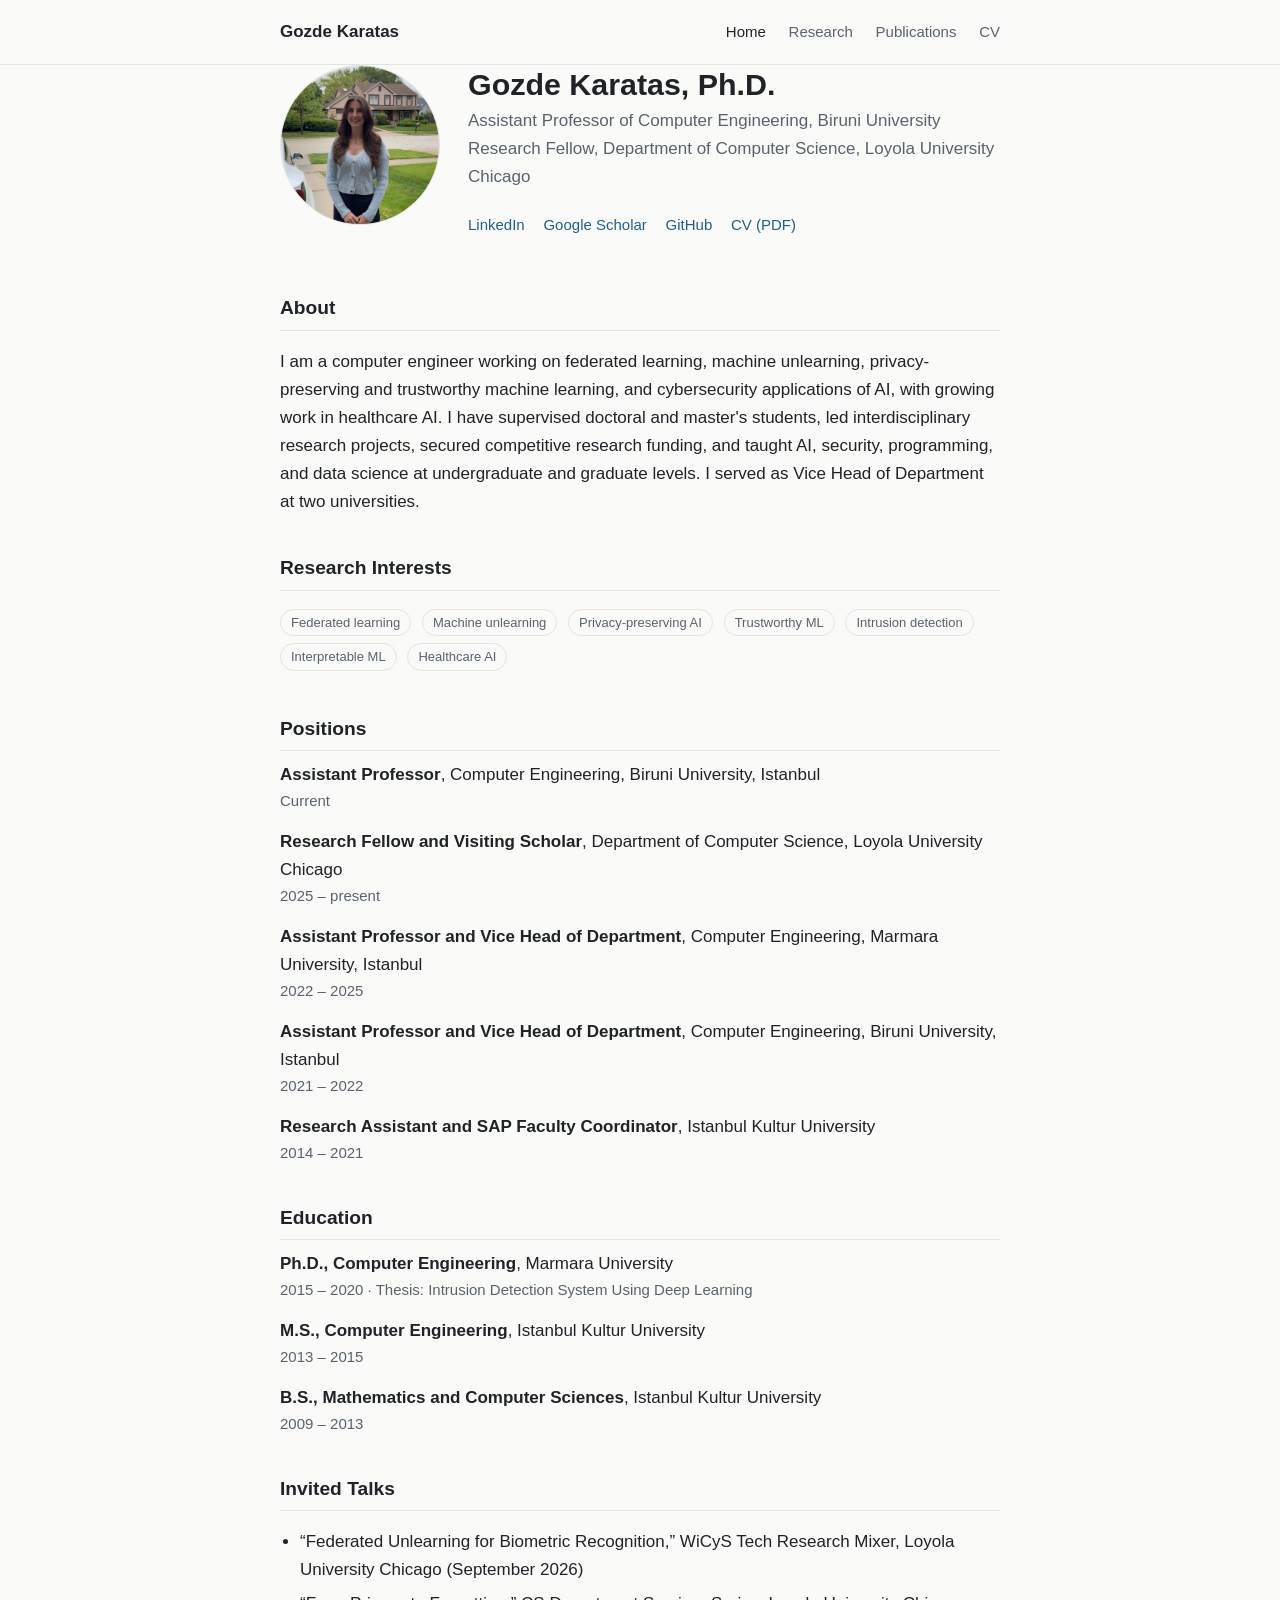
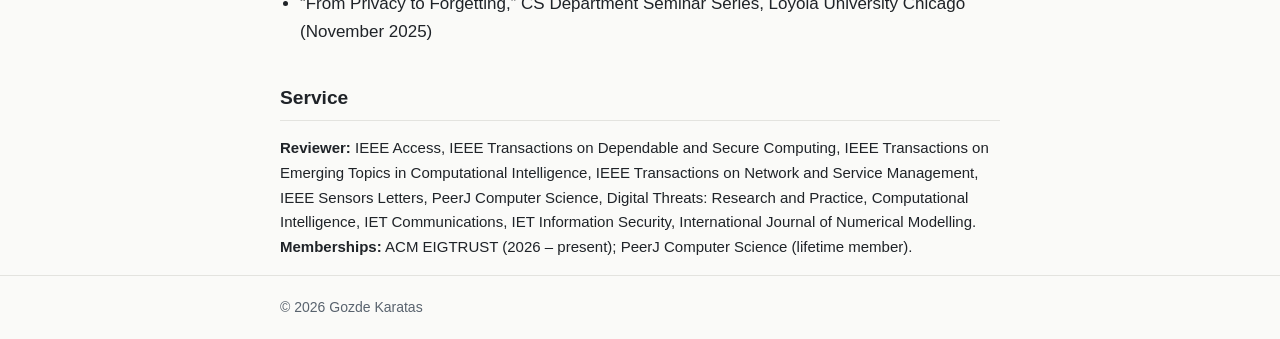
<file: index.html>
<!DOCTYPE html>
<html lang="en">
<head>
  <meta charset="utf-8">
  <meta name="viewport" content="width=device-width, initial-scale=1">
  <title>Gozde Karatas</title>
  <meta name="description" content="Assistant Professor and Research Fellow working on federated learning, machine unlearning, privacy-preserving AI, and cybersecurity applications of machine learning.">
  <link rel="stylesheet" href="style.css">
</head>
<body>
  <header class="site">
    <div class="wrap">
      <a class="brand" href="index.html">Gozde Karatas</a>
      <nav>
        <a class="active" href="index.html">Home</a>
        <a href="research.html">Research</a>
        <a href="publications.html">Publications</a>
        <a href="cv.pdf">CV</a>
      </nav>
    </div>
  </header>

  <main class="wrap">
    <div class="intro">
      <img src="photo.jpg" alt="Portrait of Gozde Karatas">
      <div>
        <h1>Gozde Karatas, Ph.D.</h1>
        <p class="tagline">Assistant Professor of Computer Engineering, Biruni University<br>
          Research Fellow, Department of Computer Science, Loyola University Chicago</p>
        <p class="links">
          <a href="https://www.linkedin.com/in/gzdkaratas/">LinkedIn</a>
          <a href="https://scholar.google.com/citations?hl=en&amp;user=hC1RXHAAAAAJ&amp;view_op=list_works">Google Scholar</a>
          <a href="https://github.com/gzdkaratas">GitHub</a>
          <a href="cv.pdf">CV (PDF)</a>
        </p>
      </div>
    </div>

    <h2>About</h2>
    <p>
      I am a computer engineer working on federated learning, machine unlearning,
      privacy-preserving and trustworthy machine learning, and cybersecurity applications
      of AI, with growing work in healthcare AI. I have supervised doctoral and master's
      students, led interdisciplinary research projects, secured competitive research
      funding, and taught AI, security, programming, and data science at undergraduate
      and graduate levels. I served as Vice Head of Department at two universities.
    </p>

    <h2>Research Interests</h2>
    <p>
      <span class="tag">Federated learning</span>
      <span class="tag">Machine unlearning</span>
      <span class="tag">Privacy-preserving AI</span>
      <span class="tag">Trustworthy ML</span>
      <span class="tag">Intrusion detection</span>
      <span class="tag">Interpretable ML</span>
      <span class="tag">Healthcare AI</span>
    </p>

    <h2>Positions</h2>
    <div class="entry">
      <strong>Assistant Professor</strong>, Computer Engineering, Biruni University, Istanbul
      <div class="when">Current</div>
    </div>
    <div class="entry">
      <strong>Research Fellow and Visiting Scholar</strong>, Department of Computer Science, Loyola University Chicago
      <div class="when">2025 &ndash; present</div>
    </div>
    <div class="entry">
      <strong>Assistant Professor and Vice Head of Department</strong>, Computer Engineering, Marmara University, Istanbul
      <div class="when">2022 &ndash; 2025</div>
    </div>
    <div class="entry">
      <strong>Assistant Professor and Vice Head of Department</strong>, Computer Engineering, Biruni University, Istanbul
      <div class="when">2021 &ndash; 2022</div>
    </div>
    <div class="entry">
      <strong>Research Assistant and SAP Faculty Coordinator</strong>, Istanbul Kultur University
      <div class="when">2014 &ndash; 2021</div>
    </div>

    <h2>Education</h2>
    <div class="entry">
      <strong>Ph.D., Computer Engineering</strong>, Marmara University
      <div class="when">2015 &ndash; 2020 &middot; Thesis: Intrusion Detection System Using Deep Learning</div>
    </div>
    <div class="entry">
      <strong>M.S., Computer Engineering</strong>, Istanbul Kultur University
      <div class="when">2013 &ndash; 2015</div>
    </div>
    <div class="entry">
      <strong>B.S., Mathematics and Computer Sciences</strong>, Istanbul Kultur University
      <div class="when">2009 &ndash; 2013</div>
    </div>

    <h2>Invited Talks</h2>
    <ul>
      <li>&ldquo;Federated Unlearning for Biometric Recognition,&rdquo; WiCyS Tech Research Mixer, Loyola University Chicago (September 2026)</li>
      <li>&ldquo;From Privacy to Forgetting,&rdquo; CS Department Seminar Series, Loyola University Chicago (November 2025)</li>
    </ul>

    <h2>Service</h2>
    <p class="small">
      <strong>Reviewer:</strong> IEEE Access, IEEE Transactions on Dependable and Secure Computing,
      IEEE Transactions on Emerging Topics in Computational Intelligence,
      IEEE Transactions on Network and Service Management, IEEE Sensors Letters,
      PeerJ Computer Science, Digital Threats: Research and Practice, Computational Intelligence,
      IET Communications, IET Information Security, International Journal of Numerical Modelling.<br>
      <strong>Memberships:</strong> ACM EIGTRUST (2026 &ndash; present); PeerJ Computer Science (lifetime member).
    </p>
  </main>

  <footer>
    <div class="wrap">&copy; 2026 Gozde Karatas</div>
  </footer>
</body>
</html>
</file>
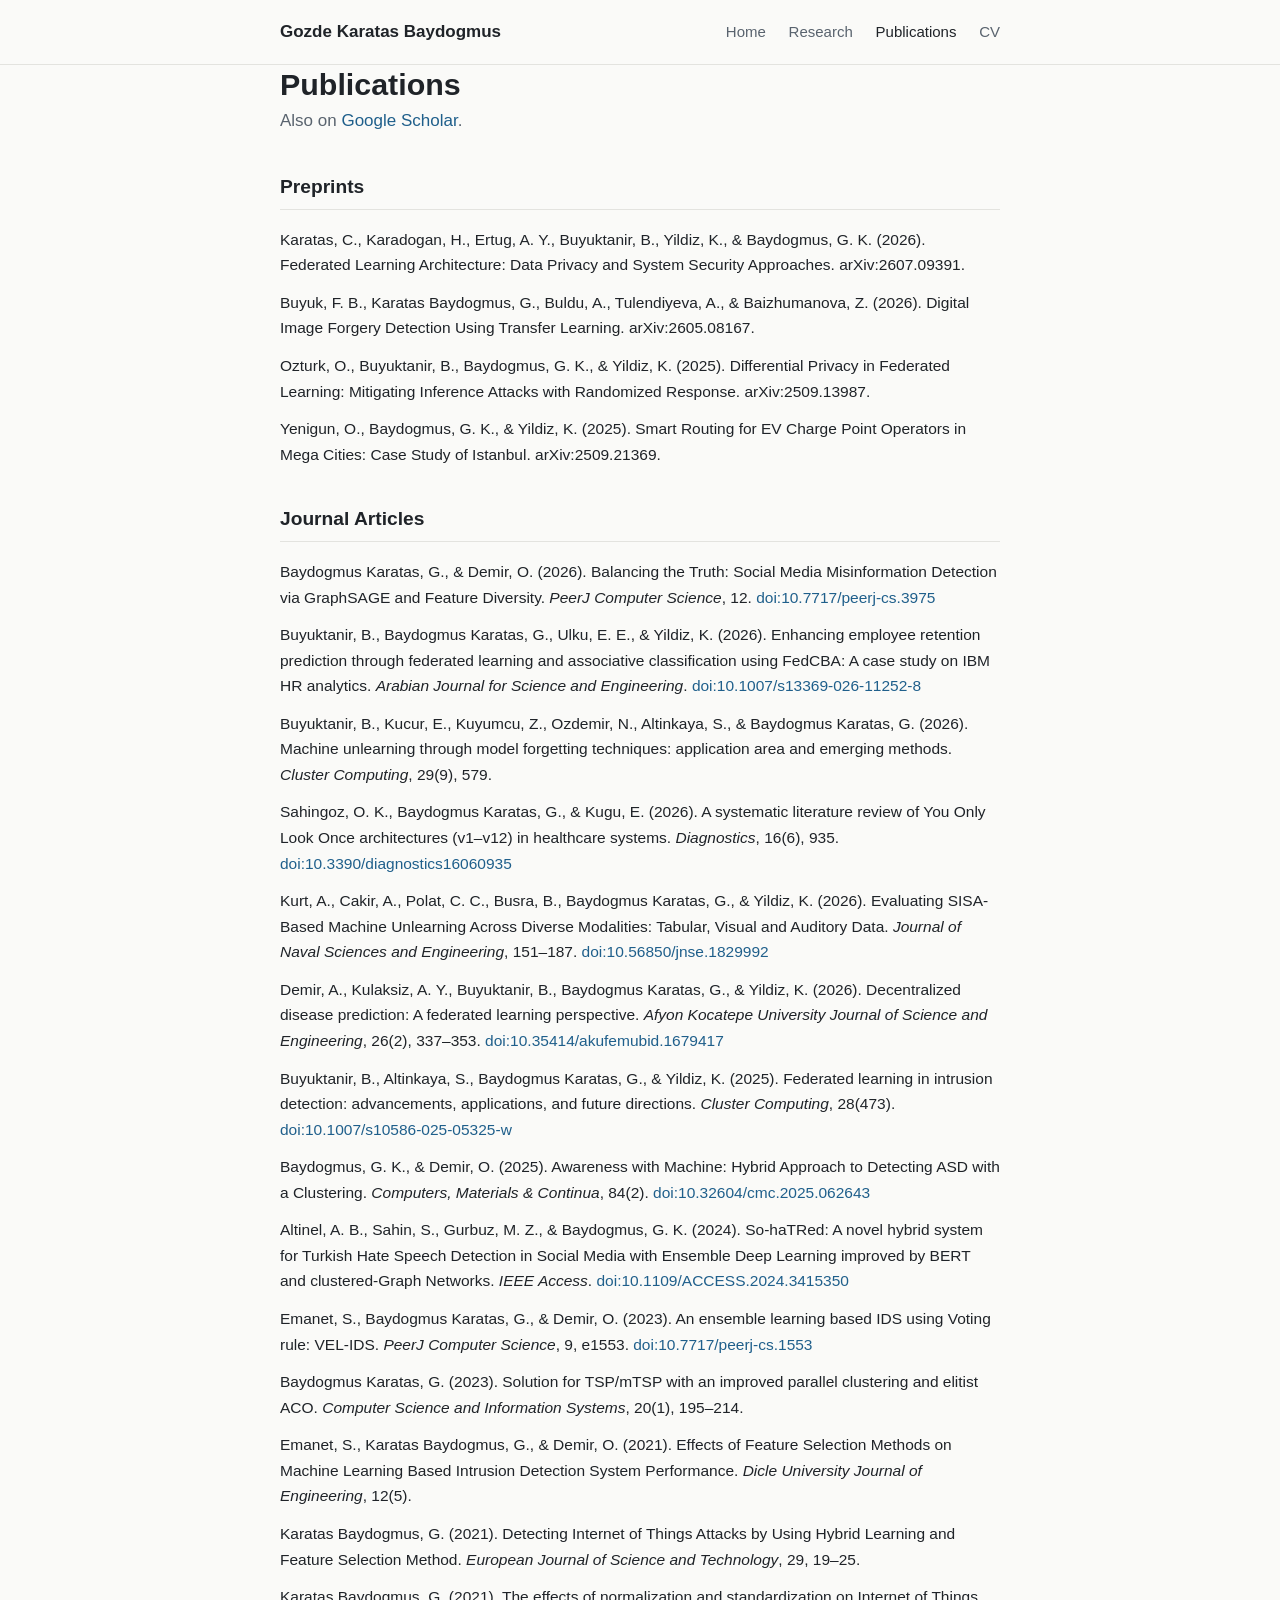
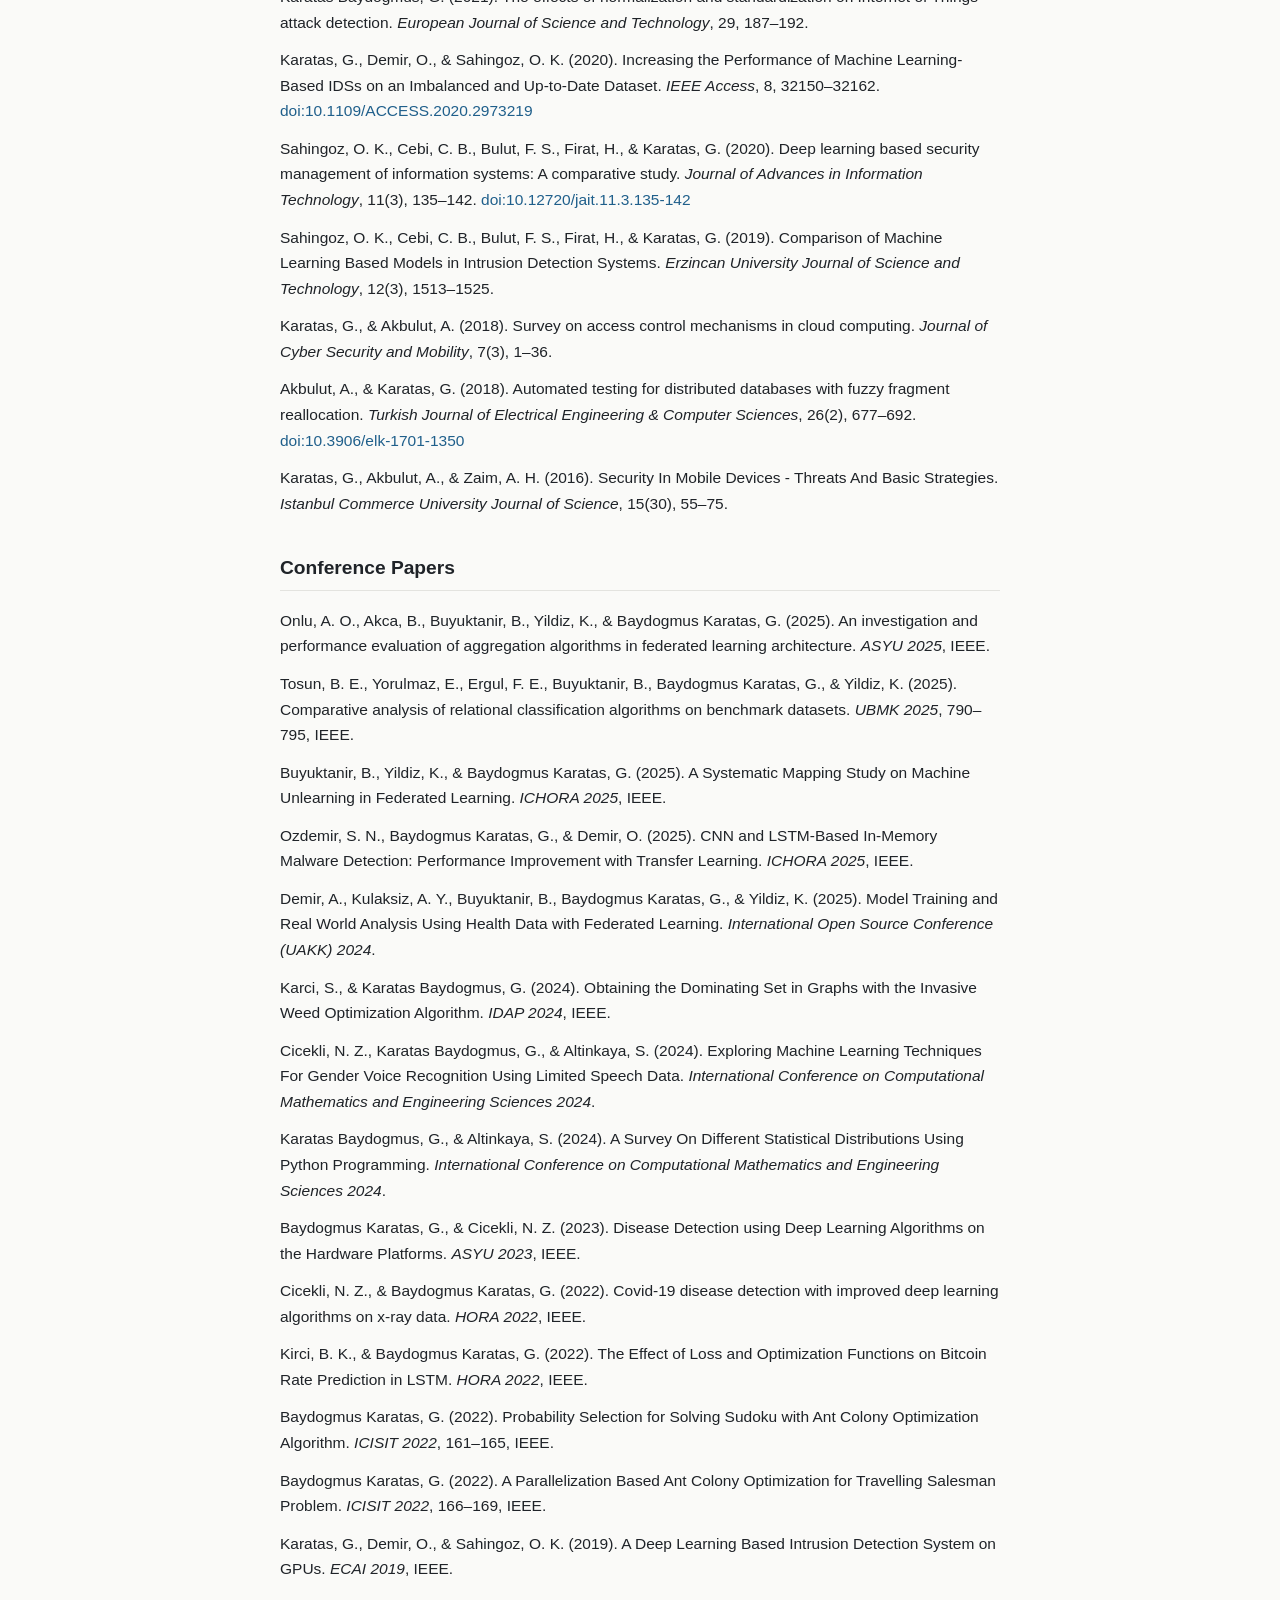
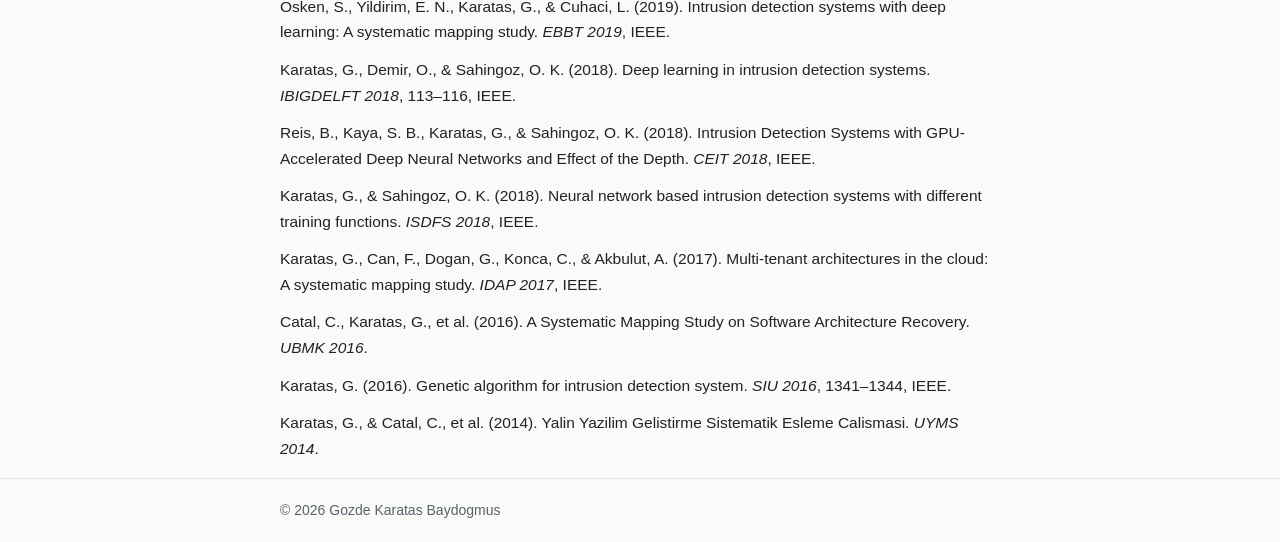
<file: publications.html>
<!DOCTYPE html>
<html lang="en">
<head>
  <meta charset="utf-8">
  <meta name="viewport" content="width=device-width, initial-scale=1">
  <title>Publications | Gozde Karatas Baydogmus</title>
  <link rel="stylesheet" href="style.css">
</head>
<body>
  <header class="site">
    <div class="wrap">
      <a class="brand" href="index.html">Gozde Karatas Baydogmus</a>
      <nav>
        <a href="index.html">Home</a>
        <a href="research.html">Research</a>
        <a class="active" href="publications.html">Publications</a>
        <a href="cv.pdf">CV</a>
      </nav>
    </div>
  </header>

  <main class="wrap">
    <h1>Publications</h1>
    <p class="tagline">Also on <a href="https://scholar.google.com/citations?hl=en&amp;user=hC1RXHAAAAAJ&amp;view_op=list_works">Google Scholar</a>.</p>

    <h2>Preprints</h2>
    <ul class="pubs">
      <li>Karatas, C., Karadogan, H., Ertug, A. Y., Buyuktanir, B., Yildiz, K., &amp; Baydogmus, G. K. (2026). Federated Learning Architecture: Data Privacy and System Security Approaches. arXiv:2607.09391.</li>
      <li>Buyuk, F. B., Karatas Baydogmus, G., Buldu, A., Tulendiyeva, A., &amp; Baizhumanova, Z. (2026). Digital Image Forgery Detection Using Transfer Learning. arXiv:2605.08167.</li>
      <li>Ozturk, O., Buyuktanir, B., Baydogmus, G. K., &amp; Yildiz, K. (2025). Differential Privacy in Federated Learning: Mitigating Inference Attacks with Randomized Response. arXiv:2509.13987.</li>
      <li>Yenigun, O., Baydogmus, G. K., &amp; Yildiz, K. (2025). Smart Routing for EV Charge Point Operators in Mega Cities: Case Study of Istanbul. arXiv:2509.21369.</li>
    </ul>

    <h2>Journal Articles</h2>
    <ul class="pubs">
      <li>Baydogmus Karatas, G., &amp; Demir, O. (2026). Balancing the Truth: Social Media Misinformation Detection via GraphSAGE and Feature Diversity. <em>PeerJ Computer Science</em>, 12. <a href="https://doi.org/10.7717/peerj-cs.3975">doi:10.7717/peerj-cs.3975</a></li>
      <li>Buyuktanir, B., Baydogmus Karatas, G., Ulku, E. E., &amp; Yildiz, K. (2026). Enhancing employee retention prediction through federated learning and associative classification using FedCBA: A case study on IBM HR analytics. <em>Arabian Journal for Science and Engineering</em>. <a href="https://doi.org/10.1007/s13369-026-11252-8">doi:10.1007/s13369-026-11252-8</a></li>
      <li>Buyuktanir, B., Kucur, E., Kuyumcu, Z., Ozdemir, N., Altinkaya, S., &amp; Baydogmus Karatas, G. (2026). Machine unlearning through model forgetting techniques: application area and emerging methods. <em>Cluster Computing</em>, 29(9), 579.</li>
      <li>Sahingoz, O. K., Baydogmus Karatas, G., &amp; Kugu, E. (2026). A systematic literature review of You Only Look Once architectures (v1&ndash;v12) in healthcare systems. <em>Diagnostics</em>, 16(6), 935. <a href="https://doi.org/10.3390/diagnostics16060935">doi:10.3390/diagnostics16060935</a></li>
      <li>Kurt, A., Cakir, A., Polat, C. C., Busra, B., Baydogmus Karatas, G., &amp; Yildiz, K. (2026). Evaluating SISA-Based Machine Unlearning Across Diverse Modalities: Tabular, Visual and Auditory Data. <em>Journal of Naval Sciences and Engineering</em>, 151&ndash;187. <a href="https://doi.org/10.56850/jnse.1829992">doi:10.56850/jnse.1829992</a></li>
      <li>Demir, A., Kulaksiz, A. Y., Buyuktanir, B., Baydogmus Karatas, G., &amp; Yildiz, K. (2026). Decentralized disease prediction: A federated learning perspective. <em>Afyon Kocatepe University Journal of Science and Engineering</em>, 26(2), 337&ndash;353. <a href="https://doi.org/10.35414/akufemubid.1679417">doi:10.35414/akufemubid.1679417</a></li>
      <li>Buyuktanir, B., Altinkaya, S., Baydogmus Karatas, G., &amp; Yildiz, K. (2025). Federated learning in intrusion detection: advancements, applications, and future directions. <em>Cluster Computing</em>, 28(473). <a href="https://doi.org/10.1007/s10586-025-05325-w">doi:10.1007/s10586-025-05325-w</a></li>
      <li>Baydogmus, G. K., &amp; Demir, O. (2025). Awareness with Machine: Hybrid Approach to Detecting ASD with a Clustering. <em>Computers, Materials &amp; Continua</em>, 84(2). <a href="https://doi.org/10.32604/cmc.2025.062643">doi:10.32604/cmc.2025.062643</a></li>
      <li>Altinel, A. B., Sahin, S., Gurbuz, M. Z., &amp; Baydogmus, G. K. (2024). So-haTRed: A novel hybrid system for Turkish Hate Speech Detection in Social Media with Ensemble Deep Learning improved by BERT and clustered-Graph Networks. <em>IEEE Access</em>. <a href="https://doi.org/10.1109/ACCESS.2024.3415350">doi:10.1109/ACCESS.2024.3415350</a></li>
      <li>Emanet, S., Baydogmus Karatas, G., &amp; Demir, O. (2023). An ensemble learning based IDS using Voting rule: VEL-IDS. <em>PeerJ Computer Science</em>, 9, e1553. <a href="https://doi.org/10.7717/peerj-cs.1553">doi:10.7717/peerj-cs.1553</a></li>
      <li>Baydogmus Karatas, G. (2023). Solution for TSP/mTSP with an improved parallel clustering and elitist ACO. <em>Computer Science and Information Systems</em>, 20(1), 195&ndash;214.</li>
      <li>Emanet, S., Karatas Baydogmus, G., &amp; Demir, O. (2021). Effects of Feature Selection Methods on Machine Learning Based Intrusion Detection System Performance. <em>Dicle University Journal of Engineering</em>, 12(5).</li>
      <li>Karatas Baydogmus, G. (2021). Detecting Internet of Things Attacks by Using Hybrid Learning and Feature Selection Method. <em>European Journal of Science and Technology</em>, 29, 19&ndash;25.</li>
      <li>Karatas Baydogmus, G. (2021). The effects of normalization and standardization on Internet of Things attack detection. <em>European Journal of Science and Technology</em>, 29, 187&ndash;192.</li>
      <li>Karatas, G., Demir, O., &amp; Sahingoz, O. K. (2020). Increasing the Performance of Machine Learning-Based IDSs on an Imbalanced and Up-to-Date Dataset. <em>IEEE Access</em>, 8, 32150&ndash;32162. <a href="https://doi.org/10.1109/ACCESS.2020.2973219">doi:10.1109/ACCESS.2020.2973219</a></li>
      <li>Sahingoz, O. K., Cebi, C. B., Bulut, F. S., Firat, H., &amp; Karatas, G. (2020). Deep learning based security management of information systems: A comparative study. <em>Journal of Advances in Information Technology</em>, 11(3), 135&ndash;142. <a href="https://doi.org/10.12720/jait.11.3.135-142">doi:10.12720/jait.11.3.135-142</a></li>
      <li>Sahingoz, O. K., Cebi, C. B., Bulut, F. S., Firat, H., &amp; Karatas, G. (2019). Comparison of Machine Learning Based Models in Intrusion Detection Systems. <em>Erzincan University Journal of Science and Technology</em>, 12(3), 1513&ndash;1525.</li>
      <li>Karatas, G., &amp; Akbulut, A. (2018). Survey on access control mechanisms in cloud computing. <em>Journal of Cyber Security and Mobility</em>, 7(3), 1&ndash;36.</li>
      <li>Akbulut, A., &amp; Karatas, G. (2018). Automated testing for distributed databases with fuzzy fragment reallocation. <em>Turkish Journal of Electrical Engineering &amp; Computer Sciences</em>, 26(2), 677&ndash;692. <a href="https://doi.org/10.3906/elk-1701-1350">doi:10.3906/elk-1701-1350</a></li>
      <li>Karatas, G., Akbulut, A., &amp; Zaim, A. H. (2016). Security In Mobile Devices - Threats And Basic Strategies. <em>Istanbul Commerce University Journal of Science</em>, 15(30), 55&ndash;75.</li>
    </ul>

    <h2>Conference Papers</h2>
    <ul class="pubs">
      <li>Onlu, A. O., Akca, B., Buyuktanir, B., Yildiz, K., &amp; Baydogmus Karatas, G. (2025). An investigation and performance evaluation of aggregation algorithms in federated learning architecture. <em>ASYU 2025</em>, IEEE.</li>
      <li>Tosun, B. E., Yorulmaz, E., Ergul, F. E., Buyuktanir, B., Baydogmus Karatas, G., &amp; Yildiz, K. (2025). Comparative analysis of relational classification algorithms on benchmark datasets. <em>UBMK 2025</em>, 790&ndash;795, IEEE.</li>
      <li>Buyuktanir, B., Yildiz, K., &amp; Baydogmus Karatas, G. (2025). A Systematic Mapping Study on Machine Unlearning in Federated Learning. <em>ICHORA 2025</em>, IEEE.</li>
      <li>Ozdemir, S. N., Baydogmus Karatas, G., &amp; Demir, O. (2025). CNN and LSTM-Based In-Memory Malware Detection: Performance Improvement with Transfer Learning. <em>ICHORA 2025</em>, IEEE.</li>
      <li>Demir, A., Kulaksiz, A. Y., Buyuktanir, B., Baydogmus Karatas, G., &amp; Yildiz, K. (2025). Model Training and Real World Analysis Using Health Data with Federated Learning. <em>International Open Source Conference (UAKK) 2024</em>.</li>
      <li>Karci, S., &amp; Karatas Baydogmus, G. (2024). Obtaining the Dominating Set in Graphs with the Invasive Weed Optimization Algorithm. <em>IDAP 2024</em>, IEEE.</li>
      <li>Cicekli, N. Z., Karatas Baydogmus, G., &amp; Altinkaya, S. (2024). Exploring Machine Learning Techniques For Gender Voice Recognition Using Limited Speech Data. <em>International Conference on Computational Mathematics and Engineering Sciences 2024</em>.</li>
      <li>Karatas Baydogmus, G., &amp; Altinkaya, S. (2024). A Survey On Different Statistical Distributions Using Python Programming. <em>International Conference on Computational Mathematics and Engineering Sciences 2024</em>.</li>
      <li>Baydogmus Karatas, G., &amp; Cicekli, N. Z. (2023). Disease Detection using Deep Learning Algorithms on the Hardware Platforms. <em>ASYU 2023</em>, IEEE.</li>
      <li>Cicekli, N. Z., &amp; Baydogmus Karatas, G. (2022). Covid-19 disease detection with improved deep learning algorithms on x-ray data. <em>HORA 2022</em>, IEEE.</li>
      <li>Kirci, B. K., &amp; Baydogmus Karatas, G. (2022). The Effect of Loss and Optimization Functions on Bitcoin Rate Prediction in LSTM. <em>HORA 2022</em>, IEEE.</li>
      <li>Baydogmus Karatas, G. (2022). Probability Selection for Solving Sudoku with Ant Colony Optimization Algorithm. <em>ICISIT 2022</em>, 161&ndash;165, IEEE.</li>
      <li>Baydogmus Karatas, G. (2022). A Parallelization Based Ant Colony Optimization for Travelling Salesman Problem. <em>ICISIT 2022</em>, 166&ndash;169, IEEE.</li>
      <li>Karatas, G., Demir, O., &amp; Sahingoz, O. K. (2019). A Deep Learning Based Intrusion Detection System on GPUs. <em>ECAI 2019</em>, IEEE.</li>
      <li>Osken, S., Yildirim, E. N., Karatas, G., &amp; Cuhaci, L. (2019). Intrusion detection systems with deep learning: A systematic mapping study. <em>EBBT 2019</em>, IEEE.</li>
      <li>Karatas, G., Demir, O., &amp; Sahingoz, O. K. (2018). Deep learning in intrusion detection systems. <em>IBIGDELFT 2018</em>, 113&ndash;116, IEEE.</li>
      <li>Reis, B., Kaya, S. B., Karatas, G., &amp; Sahingoz, O. K. (2018). Intrusion Detection Systems with GPU-Accelerated Deep Neural Networks and Effect of the Depth. <em>CEIT 2018</em>, IEEE.</li>
      <li>Karatas, G., &amp; Sahingoz, O. K. (2018). Neural network based intrusion detection systems with different training functions. <em>ISDFS 2018</em>, IEEE.</li>
      <li>Karatas, G., Can, F., Dogan, G., Konca, C., &amp; Akbulut, A. (2017). Multi-tenant architectures in the cloud: A systematic mapping study. <em>IDAP 2017</em>, IEEE.</li>
      <li>Catal, C., Karatas, G., et al. (2016). A Systematic Mapping Study on Software Architecture Recovery. <em>UBMK 2016</em>.</li>
      <li>Karatas, G. (2016). Genetic algorithm for intrusion detection system. <em>SIU 2016</em>, 1341&ndash;1344, IEEE.</li>
      <li>Karatas, G., &amp; Catal, C., et al. (2014). Yalin Yazilim Gelistirme Sistematik Esleme Calismasi. <em>UYMS 2014</em>.</li>
    </ul>
  </main>

  <footer>
    <div class="wrap">&copy; 2026 Gozde Karatas Baydogmus</div>
  </footer>
</body>
</html>
</file>
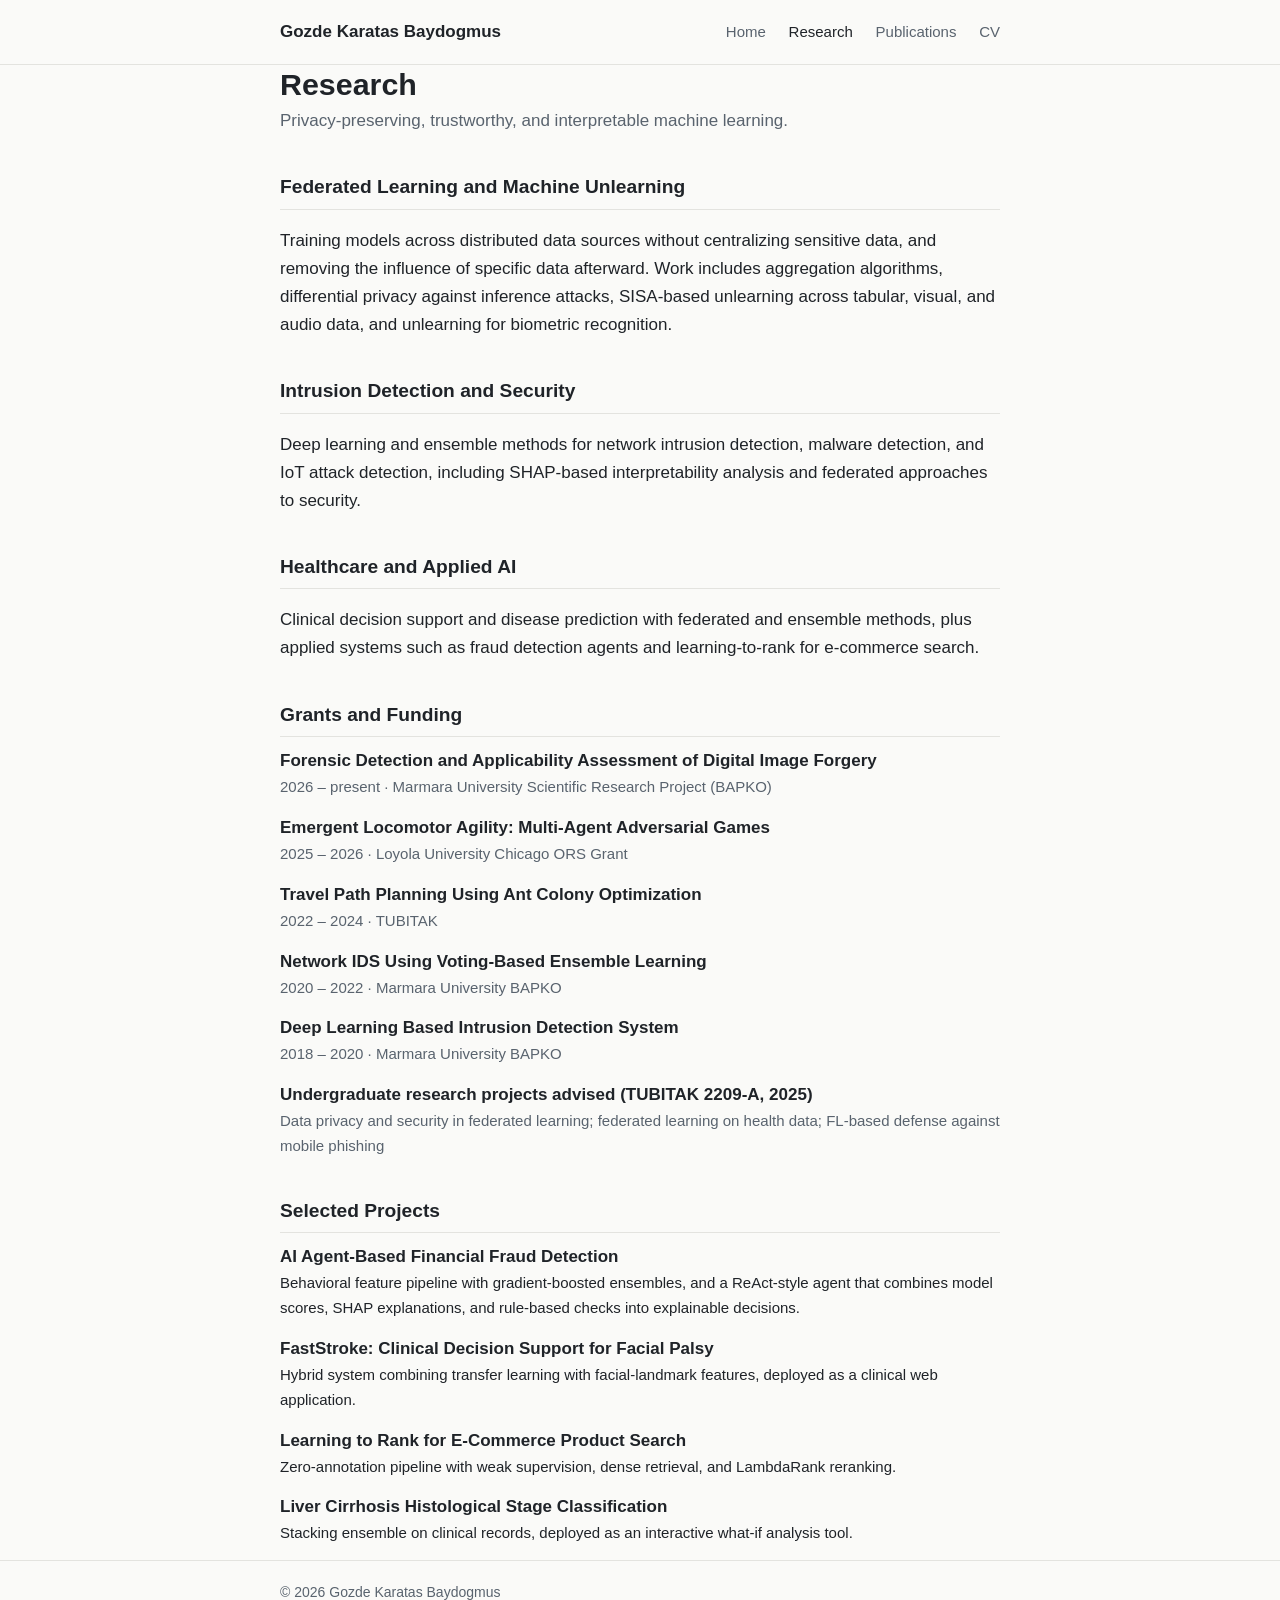
<file: research.html>
<!DOCTYPE html>
<html lang="en">
<head>
  <meta charset="utf-8">
  <meta name="viewport" content="width=device-width, initial-scale=1">
  <title>Research | Gozde Karatas Baydogmus</title>
  <link rel="stylesheet" href="style.css">
</head>
<body>
  <header class="site">
    <div class="wrap">
      <a class="brand" href="index.html">Gozde Karatas Baydogmus</a>
      <nav>
        <a href="index.html">Home</a>
        <a class="active" href="research.html">Research</a>
        <a href="publications.html">Publications</a>
        <a href="cv.pdf">CV</a>
      </nav>
    </div>
  </header>

  <main class="wrap">
    <h1>Research</h1>
    <p class="tagline">Privacy-preserving, trustworthy, and interpretable machine learning.</p>

    <h2>Federated Learning and Machine Unlearning</h2>
    <p>
      Training models across distributed data sources without centralizing sensitive data,
      and removing the influence of specific data afterward. Work includes aggregation
      algorithms, differential privacy against inference attacks, SISA-based unlearning
      across tabular, visual, and audio data, and unlearning for biometric recognition.
    </p>

    <h2>Intrusion Detection and Security</h2>
    <p>
      Deep learning and ensemble methods for network intrusion detection, malware
      detection, and IoT attack detection, including SHAP-based interpretability analysis
      and federated approaches to security.
    </p>

    <h2>Healthcare and Applied AI</h2>
    <p>
      Clinical decision support and disease prediction with federated and ensemble
      methods, plus applied systems such as fraud detection agents and learning-to-rank
      for e-commerce search.
    </p>

    <h2>Grants and Funding</h2>

    <div class="entry">
      <strong>Forensic Detection and Applicability Assessment of Digital Image Forgery</strong>
      <div class="when">2026 &ndash; present &middot; Marmara University Scientific Research Project (BAPKO)</div>
    </div>
    <div class="entry">
      <strong>Emergent Locomotor Agility: Multi-Agent Adversarial Games</strong>
      <div class="when">2025 &ndash; 2026 &middot; Loyola University Chicago ORS Grant</div>
    </div>
    <div class="entry">
      <strong>Travel Path Planning Using Ant Colony Optimization</strong>
      <div class="when">2022 &ndash; 2024 &middot; TUBITAK</div>
    </div>
    <div class="entry">
      <strong>Network IDS Using Voting-Based Ensemble Learning</strong>
      <div class="when">2020 &ndash; 2022 &middot; Marmara University BAPKO</div>
    </div>
    <div class="entry">
      <strong>Deep Learning Based Intrusion Detection System</strong>
      <div class="when">2018 &ndash; 2020 &middot; Marmara University BAPKO</div>
    </div>
    <div class="entry">
      <strong>Undergraduate research projects advised (TUBITAK 2209-A, 2025)</strong>
      <div class="when">Data privacy and security in federated learning; federated learning on health data; FL-based defense against mobile phishing</div>
    </div>

    <h2>Selected Projects</h2>
    <div class="entry">
      <strong>AI Agent-Based Financial Fraud Detection</strong>
      <div class="small">Behavioral feature pipeline with gradient-boosted ensembles, and a ReAct-style agent that combines model scores, SHAP explanations, and rule-based checks into explainable decisions.</div>
    </div>
    <div class="entry">
      <strong>FastStroke: Clinical Decision Support for Facial Palsy</strong>
      <div class="small">Hybrid system combining transfer learning with facial-landmark features, deployed as a clinical web application.</div>
    </div>
    <div class="entry">
      <strong>Learning to Rank for E-Commerce Product Search</strong>
      <div class="small">Zero-annotation pipeline with weak supervision, dense retrieval, and LambdaRank reranking.</div>
    </div>
    <div class="entry">
      <strong>Liver Cirrhosis Histological Stage Classification</strong>
      <div class="small">Stacking ensemble on clinical records, deployed as an interactive what-if analysis tool.</div>
    </div>
  </main>

  <footer>
    <div class="wrap">&copy; 2026 Gozde Karatas Baydogmus</div>
  </footer>
</body>
</html>
</file>
<file: style.css>
:root {
  --bg: #fafaf8;
  --text: #1f2328;
  --muted: #59636e;
  --accent: #1f5f8b;
  --border: #e3e3df;
  --maxw: 760px;
}

@media (prefers-color-scheme: dark) {
  :root {
    --bg: #14171a;
    --text: #e6e8ea;
    --muted: #9aa4ad;
    --accent: #6fb3e0;
    --border: #2a2f34;
  }
}

* { box-sizing: border-box; }

body {
  margin: 0;
  background: var(--bg);
  color: var(--text);
  font-family: -apple-system, BlinkMacSystemFont, "Segoe UI", Roboto, Helvetica, Arial, sans-serif;
  line-height: 1.65;
  font-size: 17px;
}

a { color: var(--accent); text-decoration: none; }
a:hover { text-decoration: underline; }

.wrap { max-width: var(--maxw); margin: 0 auto; padding: 0 20px; }

header.site {
  border-bottom: 1px solid var(--border);
  padding: 18px 0;
}

header.site .wrap {
  display: flex;
  justify-content: space-between;
  align-items: baseline;
  flex-wrap: wrap;
  gap: 10px;
}

.brand { font-weight: 600; color: var(--text); }

nav a { margin-left: 18px; color: var(--muted); font-size: 15px; }
nav a.active, nav a:hover { color: var(--text); text-decoration: none; }

main { padding: 40px 0 60px; }

h1 { font-size: 1.9rem; margin: 0 0 4px; line-height: 1.25; }
h2 { font-size: 1.2rem; margin: 36px 0 10px; padding-bottom: 6px; border-bottom: 1px solid var(--border); }
h3 { font-size: 1.02rem; margin: 18px 0 4px; }

.tagline { color: var(--muted); margin: 0 0 20px; }

.intro { display: flex; gap: 28px; align-items: flex-start; }
.intro img {
  width: 160px; height: 160px; object-fit: cover;
  border-radius: 50%; border: 1px solid var(--border);
  flex-shrink: 0;
}

.links a { margin-right: 14px; font-size: 15px; }

ul { padding-left: 20px; }
li { margin-bottom: 6px; }

.muted { color: var(--muted); }

.tag {
  display: inline-block; font-size: 13px; color: var(--muted);
  border: 1px solid var(--border); border-radius: 999px;
  padding: 2px 10px; margin: 0 6px 6px 0;
}

.pub { margin-bottom: 16px; }
.pub .meta { color: var(--muted); font-size: 15px; }

footer { border-top: 1px solid var(--border); padding: 20px 0; color: var(--muted); font-size: 14px; }

@media (max-width: 600px) {
  .intro { flex-direction: column; }
  nav a { margin-left: 0; margin-right: 14px; }
}

.pubs { list-style: none; padding-left: 0; }
.pubs li { margin-bottom: 12px; font-size: 15.5px; }
.entry { margin-bottom: 14px; }
.entry .when { color: var(--muted); font-size: 15px; }
.small { font-size: 15px; }
</file>
